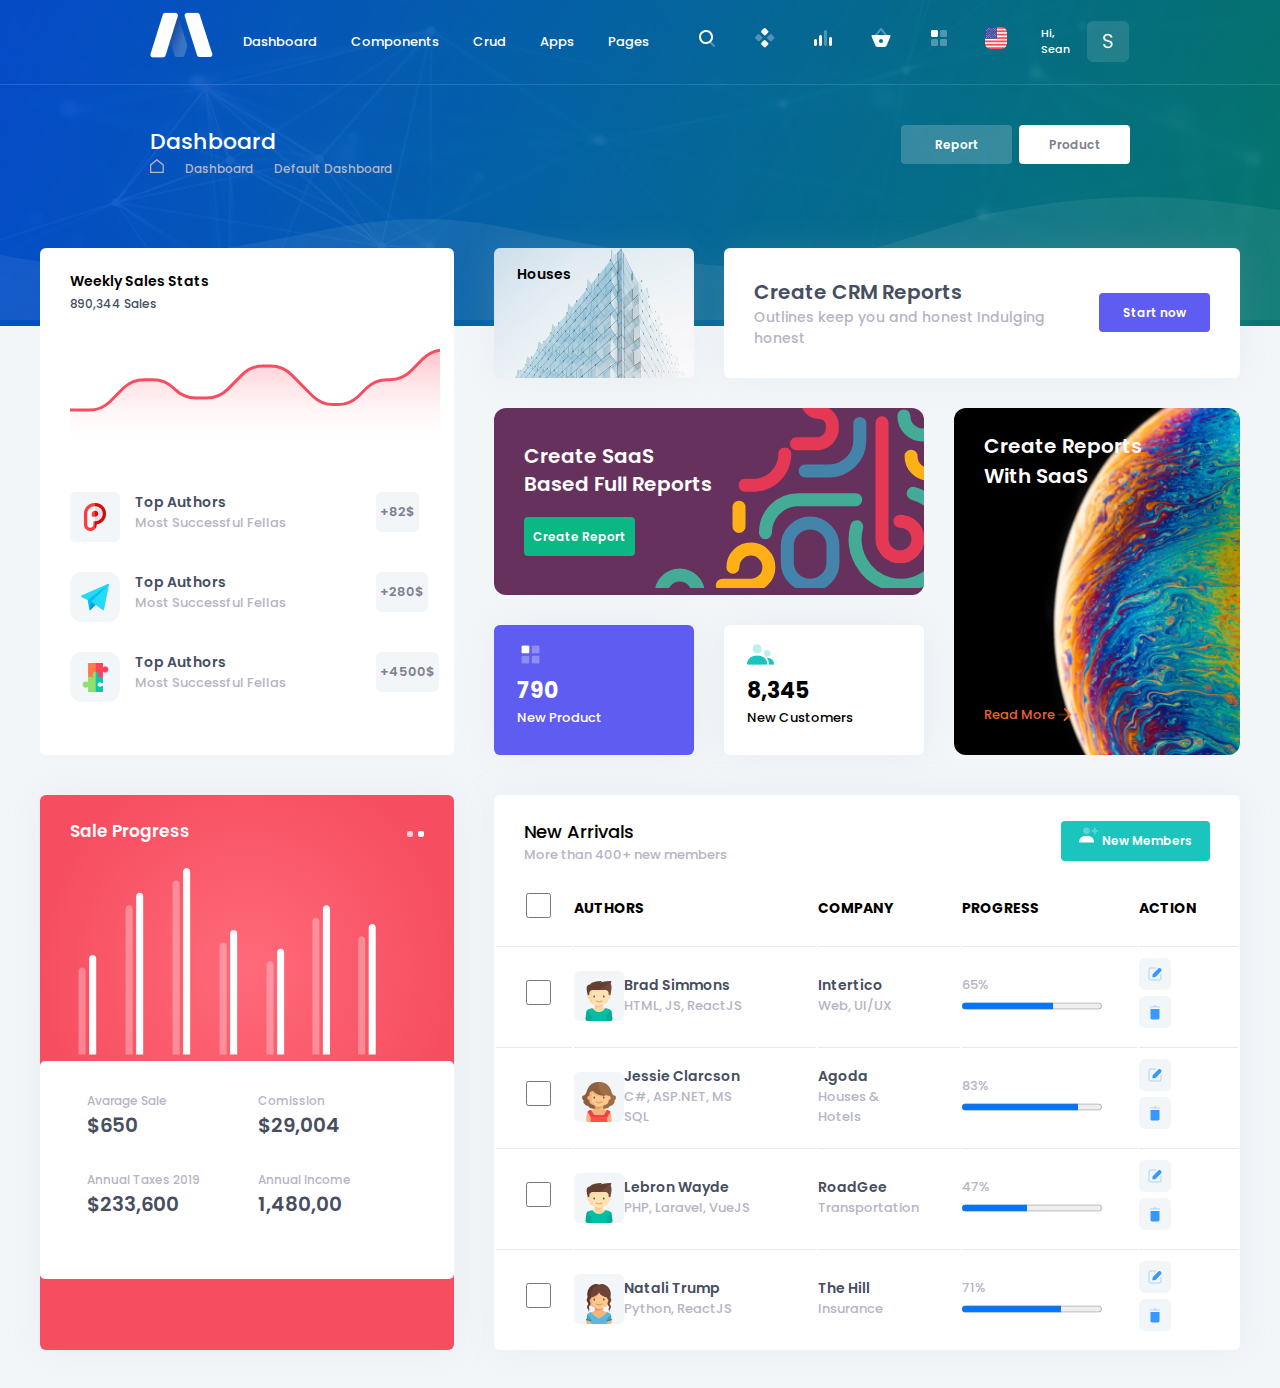
<file: demo2rework/index.html>
<!DOCTYPE html>
<html lang="en">
<head>
    <meta charset="UTF-8">
    <meta http-equiv="X-UA-Compatible" content="IE=edge">
    <meta name="viewport" content="width=device-width, initial-scale=1.0">
    <link rel="stylesheet" href="style.css">
    <link rel="stylesheet" href="assets/button.css">
    <link href='https://fonts.googleapis.com/css?family=Poppins' rel='stylesheet'>
    <title>Demo 2</title>
</head>
<body>
    <main class="main">
        <header class="header">
            <div class="navbar">
                <div class="navbar-left">
                    <a href=""><img src="assets/img/nav-bar/metronic-logo.png" alt=""></a>  
                    <ul class="navbar-menu">
                        <li><a href="">Dashboard</a> </li>
                        <li><a href="">Components</a> </li>
                        <li><a href="">Crud</a> </li>
                        <li><a href="">Apps</a> </li>
                        <li><a href="">Pages</a> </li>
                    </ul>
                </div>
                <div class="navbar-right">
                    <ul class="navbar-menu">
                        <li><a href=""><img src="assets/img/nav-bar/search-icon.png" alt=""></a> </li>
                        <li><a href=""><img src="assets/img/nav-bar/compiling.png" alt=""></a> </li>
                        <li><a href=""><img src="assets/img/nav-bar/equalizer.png" alt=""></a> </li>
                        <li><a href="">
                            <svg width="24" height="24" viewBox="0 0 24 24" fill="none" xmlns="http://www.w3.org/2000/svg">
                                <path opacity="0.3" d="M12 4.56205L7.76825 9.64018C7.41468 10.0645 6.78412 10.1218 6.35984 9.76822C5.93556 9.41466 5.87824 8.78409 6.2318 8.35982L11.2318 2.35982C11.6316 1.88006 12.3685 1.88006 12.7682 2.35982L17.7682 8.35982C18.1218 8.78409 18.0645 9.41466 17.6402 9.76822C17.2159 10.1218 16.5854 10.0645 16.2318 9.64018L12 4.56205Z" fill="white"/>
                                <path fill-rule="evenodd" clip-rule="evenodd" d="M3.50002 9H20.5C21.0523 9 21.5 9.44772 21.5 10C21.5 10.132 21.4739 10.2627 21.4231 10.3846L17.7692 19.1538C17.3034 20.2718 16.2111 21 15 21H9.00002C7.78891 21 6.69659 20.2718 6.23079 19.1538L2.57694 10.3846C2.36452 9.87481 2.6056 9.28934 3.1154 9.07692C3.23727 9.02614 3.36799 9 3.50002 9ZM12 17C13.1046 17 14 16.1046 14 15C14 13.8954 13.1046 13 12 13C10.8954 13 10 13.8954 10 15C10 16.1046 10.8954 17 12 17Z" fill="white"/>
                            </svg>                                
                        </a> </li>
                        <li><a href=""><img src="assets/img/nav-bar/layout-4-blocks.png" alt=""></a> </li>
                        <li><a href=""><img src="assets/img/nav-bar/flag-container.png" alt=""></a> </li>
                        <li><a href=""><div class="welcome-text"> Hi, <br> Sean</div></a></li>
                        <li><img src="assets/img/nav-bar/initial-icon.png" alt=""></li>
                    </ul>
                </div>
            </div>
            <div class="sub-header">
                <div>
                    <span class="text-title">Dashboard</span>  <br>
                    <svg width="14" height="14" viewBox="0 0 14 14" fill="none" xmlns="http://www.w3.org/2000/svg">
                        <path d="M6.90584 0L0 5.52465V14H13.8116V5.52465L6.90584 0ZM12.5561 12.7444H1.25561V6.15244L6.90584 1.63227L12.5561 6.15244V12.7444Z" fill="#B5B5C3"/>
                    </svg>
                    <li><a href="">Dashboard</a></li> 
                    <li><a href="">Default Dashboard</a></li> 
                </div>
                <div class="sub-header-btn">
                    <a href=""><div class="default-btn trans-btn"><span class="text-btn">Report</span></div></a>
                    <a href=""><div class="default-btn white-btn"><span class="text-btn text-white-btn">Product</span></div></a>
                </div>
            </div>
            <div class="wave-vector">
                <img src="assets/img/vector27.png" alt="">
            </div>  
        </header>
        <section class="first-section">
            <div class="sale-graph">
                <p class="small-text-tilte m-l-30px m-t-23">Weekly Sales Stats</p>
                <p class="small-text-subtitle m-l-30px">890,344 Sales</p>
                <div class="vector m-l-30px">
                    <svg width="370" height="104" viewBox="0 0 370 104" fill="none" xmlns="http://www.w3.org/2000/svg">
                        <path d="M19.0568 62.0852H-4V104H376V2H374.205C366.2 2 358.527 5.19892 352.894 10.8851L341.121 22.7673C335.487 28.4535 327.814 31.6525 319.81 31.6525H317.379C309.374 31.6525 301.701 34.8514 296.068 40.5376L288.934 47.7378C283.3 53.424 275.627 56.623 267.622 56.623H263.645C255.641 56.623 247.968 53.424 242.334 47.7378L221.67 26.8818C216.036 21.1956 208.364 17.9967 200.359 17.9967H193.289C185.284 17.9967 177.612 21.1956 171.978 26.8819L157.886 41.105C152.252 46.7912 144.579 49.9902 136.575 49.9902H126.026C118.021 49.9902 110.348 46.7912 104.714 41.105L104.152 40.5376C98.5184 34.8514 90.8457 31.6525 82.8412 31.6525H74.225C66.2204 31.6525 58.5477 34.8514 52.9139 40.5376L40.3679 53.2001C34.7341 58.8863 27.0614 62.0852 19.0568 62.0852Z" fill="url(#paint0_linear_436_12556)"/>
                        <path d="M376 104V2H374.205C366.2 2 358.527 5.19892 352.894 10.8851L341.121 22.7673C335.487 28.4535 327.814 31.6525 319.81 31.6525H317.379C309.374 31.6525 301.701 34.8514 296.067 40.5376L288.934 47.7378C283.3 53.424 275.627 56.6229 267.622 56.6229H263.645C255.641 56.6229 247.968 53.424 242.334 47.7378L221.67 26.8818C216.036 21.1956 208.364 17.9967 200.359 17.9967H193.289C185.284 17.9967 177.612 21.1956 171.978 26.8819L157.886 41.105C152.252 46.7912 144.579 49.9902 136.575 49.9902H126.026C118.021 49.9902 110.348 46.7912 104.714 41.105L104.152 40.5376C98.5184 34.8514 90.8458 31.6525 82.8412 31.6525H74.225C66.2204 31.6525 58.5477 34.8514 52.9139 40.5376L40.3679 53.2001C34.7341 58.8863 27.0614 62.0852 19.0568 62.0852H-4V104" stroke="#F64E60" stroke-width="3"/>
                        <defs>
                        <linearGradient id="paint0_linear_436_12556" x1="186" y1="2" x2="186" y2="104" gradientUnits="userSpaceOnUse">
                        <stop stop-color="#FFC3C9"/>
                        <stop offset="1" stop-color="white" stop-opacity="0"/>
                        </linearGradient>
                        </defs>
                    </svg>                        
                </div>
                <div class="top-author m-l-30px ">
                    <div class="author-list first-author ">
                        <img src="assets/img/pLogo.png" alt="">
                        <div class="m-l-15">
                            <p class="default-text">Top Authors</p>
                            <p class="default-subtext">Most Successful Fellas</p>
                        </div>
                        <div class="resize-box">
                            <div>+82$</div>
                        </div>
                    </div>
                    <div class="author-list second-author">
                        <img src="assets/img/paperPlane.png" alt="">
                        <div class="m-l-15">
                            <p class="default-text">Top Authors</p>
                            <p class="default-subtext">Most Successful Fellas</p>
                        </div>
                        <div class="resize-box">
                            <div>+280$</div>
                        </div>
                    </div>
                    <div class="author-list third-author m-b-40">
                        <img src="assets/img/puzzleLogo.png" alt="">
                        <div class="m-l-15">
                            <p class="default-text">Top Authors</p>
                            <p class="default-subtext">Most Successful Fellas</p>
                        </div>
                        <div class="resize-box">
                            <div>+4500$</div>
                        </div>
                    </div>
                </div>
            </div>
            <div class="right-banner">
                <div class="first-col-banner">
                    <div class="widget widget-no1">
                        <p class="small-text-tilte houses-title">Houses</p>
                    </div>
                    <div class="widget widget-no2">
                        <div class="widget-no2-text">
                            <p class="default-text">Create CRM Reports</p>
                            <p class="default-subtext">Outlines keep you and honest Indulging honest</p>
                        </div>
                        <a href=""><div class="default-btn trans-btn purpul-btn"><span class="text-btn">Start now</span></div></a>
                    </div>
                </div>
                <div class="second-col-banner">
                    <div class="left-aside-second-banner">
                        <div class="upper-banner">
                            <div class="left-aside-text">
                                Create SaaS <br>
                                Based Full Reports
                                <a href=""><div class="default-btn trans-btn green-btn"><span class="text-btn">Create Report</span></div></a>
                            </div>
                            <div class="vignette">
                                <img src="assets/img/Taieri.svg" alt="">
                            </div>
                        </div>
                        <div class="bottom-box">
                            <div class="widget widget-no3">
                                <p class="small-text-tilte houses-title">
                                    <img src="assets/img/layout-4-blocks.png" alt=""><br>
                                    <span class="widget-font-bold cl-white">790</span> <br>
                                    <span class="widget-font cl-white">New Product</span>
                                </p>
                            </div>
                            <div class="widget widget-no4">
                                <p class="small-text-tilte houses-title">
                                    <img src="assets/img/group.png" alt=""><br>
                                    <span class="widget-font-bold">8,345</span> <br>
                                    <span class="widget-font">New Customers</span>
                                </p>
                            </div>
                        </div>
                    </div>
                    <div class="right-aside-second-banner ">
                        <p class="right-aside-text m-l-30px m-t-23">
                            Create Reports <br> With SaaS
                        </p>
                        <p class="right-aside-subtext m-l-30px m-b-30 " >
                            <a href="">
                                Read More
                                <img src="assets/img/Arrow-right.png" alt="">
                            </a> 
                        </p>
                    </div>
                </div>
            </div>
        </section>
        <section class="second-section">
            <div class="sale-graph-2 widget-box   ">
                <div class="sale-graph-2-text">
                    <div>Sale Progress</div>
                    <div>
                        <svg width="17" height="6" viewBox="0 0 17 6" fill="none" xmlns="http://www.w3.org/2000/svg">
                            <rect x="11" width="6" height="6" rx="2" fill="white"/>
                            <rect width="6" height="6" rx="2" fill="white" fill-opacity="0.7"/>
                        </svg>                            
                    </div>
                </div>
                <div class="chart">
                    <svg width="298" height="188" viewBox="0 0 298 188" fill="none" xmlns="http://www.w3.org/2000/svg">
                        <path d="M0.587158 103.916C0.587158 101.97 2.16482 100.392 4.11097 100.392C6.05712 100.392 7.63478 101.97 7.63478 103.916V187.381H0.587158V103.916Z" fill="white" fill-opacity="0.3"/>
                        <path d="M11.1587 91.4889C11.1587 89.5428 12.7364 87.9651 14.6825 87.9651C16.6287 87.9651 18.2063 89.5428 18.2063 91.4889V187.381H11.1587V91.4889Z" fill="white"/>
                        <path d="M47.5715 41.781C47.5715 39.8349 49.1492 38.2572 51.0953 38.2572C53.0415 38.2572 54.6192 39.8349 54.6192 41.781V187.381H47.5715V41.781Z" fill="white" fill-opacity="0.3"/>
                        <path d="M58.1426 29.3538C58.1426 27.4076 59.7202 25.83 61.6664 25.83C63.6125 25.83 65.1902 27.4076 65.1902 29.3538V187.381H58.1426V29.3538Z" fill="white"/>
                        <path d="M94.5554 16.9269C94.5554 14.9807 96.1331 13.4031 98.0792 13.4031C100.025 13.4031 101.603 14.9807 101.603 16.9269V187.381H94.5554V16.9269Z" fill="white" fill-opacity="0.3"/>
                        <path d="M105.127 4.50002C105.127 2.55387 106.705 0.976196 108.651 0.976196C110.597 0.976196 112.175 2.55386 112.175 4.50001V187.381H105.127V4.50002Z" fill="white"/>
                        <path d="M141.54 79.062C141.54 77.1159 143.117 75.5382 145.063 75.5382C147.009 75.5382 148.587 77.1159 148.587 79.062V187.381H141.54V79.062Z" fill="white" fill-opacity="0.3"/>
                        <path d="M152.111 66.6348C152.111 64.6886 153.689 63.111 155.635 63.111C157.581 63.111 159.159 64.6886 159.159 66.6348V187.381H152.111V66.6348Z" fill="white"/>
                        <path d="M188.524 97.7022C188.524 95.7561 190.101 94.1784 192.047 94.1784C193.994 94.1784 195.571 95.7561 195.571 97.7022V187.381H188.524V97.7022Z" fill="white" fill-opacity="0.3"/>
                        <path d="M199.095 85.2753C199.095 83.3291 200.673 81.7515 202.619 81.7515C204.565 81.7515 206.143 83.3291 206.143 85.2753V187.381H199.095V85.2753Z" fill="white"/>
                        <path d="M234.333 54.2079C234.333 52.2617 235.911 50.6841 237.857 50.6841C239.803 50.6841 241.381 52.2617 241.381 54.2079V187.381H234.333V54.2079Z" fill="white" fill-opacity="0.3"/>
                        <path d="M244.905 41.781C244.905 39.8349 246.482 38.2572 248.429 38.2572C250.375 38.2572 251.952 39.8349 251.952 41.781V187.381H244.905V41.781Z" fill="white"/>
                        <path d="M280.143 72.8484C280.143 70.9023 281.72 69.3246 283.667 69.3246C285.613 69.3246 287.19 70.9023 287.19 72.8484V187.381H280.143V72.8484Z" fill="white" fill-opacity="0.3"/>
                        <path d="M290.714 60.4212C290.714 58.4751 292.292 56.8974 294.238 56.8974C296.184 56.8974 297.762 58.4751 297.762 60.4212V187.381H290.714V60.4212Z" fill="white"/>
                    </svg>                        
                </div>
                <div class="sale-info">
                    <div class="flex-row">
                        <div class="box-info">
                            <p class="blur-font">Avarage Sale</p>
                            <p class="cash-font"> $650</p>
                        </div>
                        <div class="box-info">
                            <p class="blur-font">Comission</p> 
                            <p class="cash-font">$29,004</p> 
                        </div>
                    </div>
                    <div class="flex-row">
                        <div class="box-info">
                            <p class="blur-font">Annual Taxes 2019</p>  
                            <p class="cash-font">$233,600</p> 
                        </div>
                        <div class="box-info">
                            <p class="blur-font">Annual Income</p> 
                            <p class="cash-font">1,480,00</p> 
                        </div>
                    </div>
                    
                </div>
            </div>
            <div class="new-arrival widget-box">
                <div class="table-title">
                    <div class="table-text">
                        <div>
                            New Arrivals <br>
                            <span class="default-subtext">More than 400+ new members</span>
                        </div>
                        <a href=""><div class="default-btn green-icon-btn"><span class="text-btn">
                            <img src="assets/img/add-user.png" alt="">
                            <span>New Members</span>
                        </span></div></a>
                    </div>
                </div>
                <div class="main-table">
                    <table>
                        <tr>
                            <th class="checkbox p-r-21">
                                <label>
                                    <input type="checkbox">
                                </label>
                            </th>
                            <th>AUTHORS</th>
                            <th>COMPANY</th>
                            <th>PROGRESS</th>
                            <th>ACTION</th>
                        </tr>
                        <tr>
                            <td class="checkbox p-r-21">
                                <label>
                                    <input type="checkbox">
                                </label>
                            </td>
                            <td class="p-r-65">
                                <div class="author">
                                    <img src="assets/img/author/author-1.png" alt="">
                                    <div class="author-info">
                                        <p class="default-text">Brad Simmons</p>
                                        <p class="default-subtext">HTML, JS, ReactJS</p>
                                    </div>
                                </div>
                            </td>
                            <td class="p-r-45">
                                <div class="company-info">
                                    <p class="default-text">Intertico</p>
                                    <p class="default-subtext">Web, UI/UX</p>
                                </div>
                            </td>
                            <td class="p-r-45">
                                <p class="default-subtext">65%</p>
                                <progress id="file" value="65" max="100"></progress>
                            </td>
                            <td class="p-r-45">
                                <a href=""><img src="assets/img/button-Edit.png" alt=""></a>
                                <a href=""><img src="assets/img/button-Trash.png" alt=""></a>
                            </td>
                        </tr>
                        <tr>
                            <td class="checkbox p-r-21">
                                <label>
                                    <input type="checkbox">
                                </label>
                            </td>
                            <td class="p-r-65">
                                <div class="author">
                                    <img src="assets/img/author/author-2.png" alt="">
                                    <div class="author-info">
                                        <p class="default-text">Jessie Clarcson</p>
                                        <p class="default-subtext">C#, ASP.NET, MS SQL</p>
                                    </div>
                                </div>
                            </td>
                            <td class="p-r-45">
                                <div class="company-info">
                                    <p class="default-text">Agoda</p>
                                    <p class="default-subtext">Houses & Hotels</p>
                                </div>
                            </td>
                            <td class="p-r-45">
                                <p class="default-subtext">83%</p>
                                <progress id="file" value="83" max="100"></progress>
                            </td>
                            <td class="p-r-45">
                                <a href=""><img src="assets/img/button-Edit.png" alt=""></a>
                                <a href=""><img src="assets/img/button-Trash.png" alt=""></a>
                            </td>
                        </tr>
                        <tr>
                            <td class="checkbox p-r-21">
                                <label>
                                    <input type="checkbox">
                                </label>
                            </td>
                            <td class="p-r-65">
                                <div class="author">
                                    <img src="assets/img/author/author-1.png" alt="">
                                    <div class="author-info">
                                        <p class="default-text">Lebron Wayde</p>
                                        <p class="default-subtext">PHP, Laravel, VueJS</p>
                                    </div>
                                </div>
                            </td>
                            <td class="p-r-45">
                                <div class="company-info">
                                    <p class="default-text">RoadGee</p>
                                    <p class="default-subtext">Transportation</p>
                                </div>
                            </td>
                            <td class="p-r-45">
                                <p class="default-subtext">47%</p>
                                <progress id="file" value="47" max="100"></progress>
                            </td>
                            <td class="p-r-45">
                                <a href=""><img src="assets/img/button-Edit.png" alt=""></a>
                                <a href=""><img src="assets/img/button-Trash.png" alt=""></a>
                            </td>
                        </tr>
                        <tr>
                            <td class="checkbox p-r-21">
                                <label>
                                    <input type="checkbox">
                                </label>
                            </td>
                            <td class="p-r-65">
                                <div class="author">
                                    <img src="assets/img/author/author-3.png" alt="">
                                    <div class="author-info">
                                        <p class="default-text">Natali Trump</p>
                                        <p class="default-subtext">Python, ReactJS</p>
                                    </div>
                                </div>
                            </td>
                            <td class="p-r-45">
                                <div class="company-info">
                                    <p class="default-text">The Hill </p>
                                    <p class="default-subtext">Insurance</p>
                                </div>
                            </td>
                            <td class="p-r-45">
                                <p class="default-subtext">71%</p>
                                <progress id="file" value="71" max="100"></progress>
                            </td>
                            <td class="p-r-45">
                                <a href=""><img src="assets/img/button-Edit.png" alt=""></a>
                                <a href=""><img src="assets/img/button-Trash.png" alt=""></a>
                            </td>
                        </tr>
                    </table>
                </div>
            </div>
        </section>
    </main>
</body>
</html>
</file>
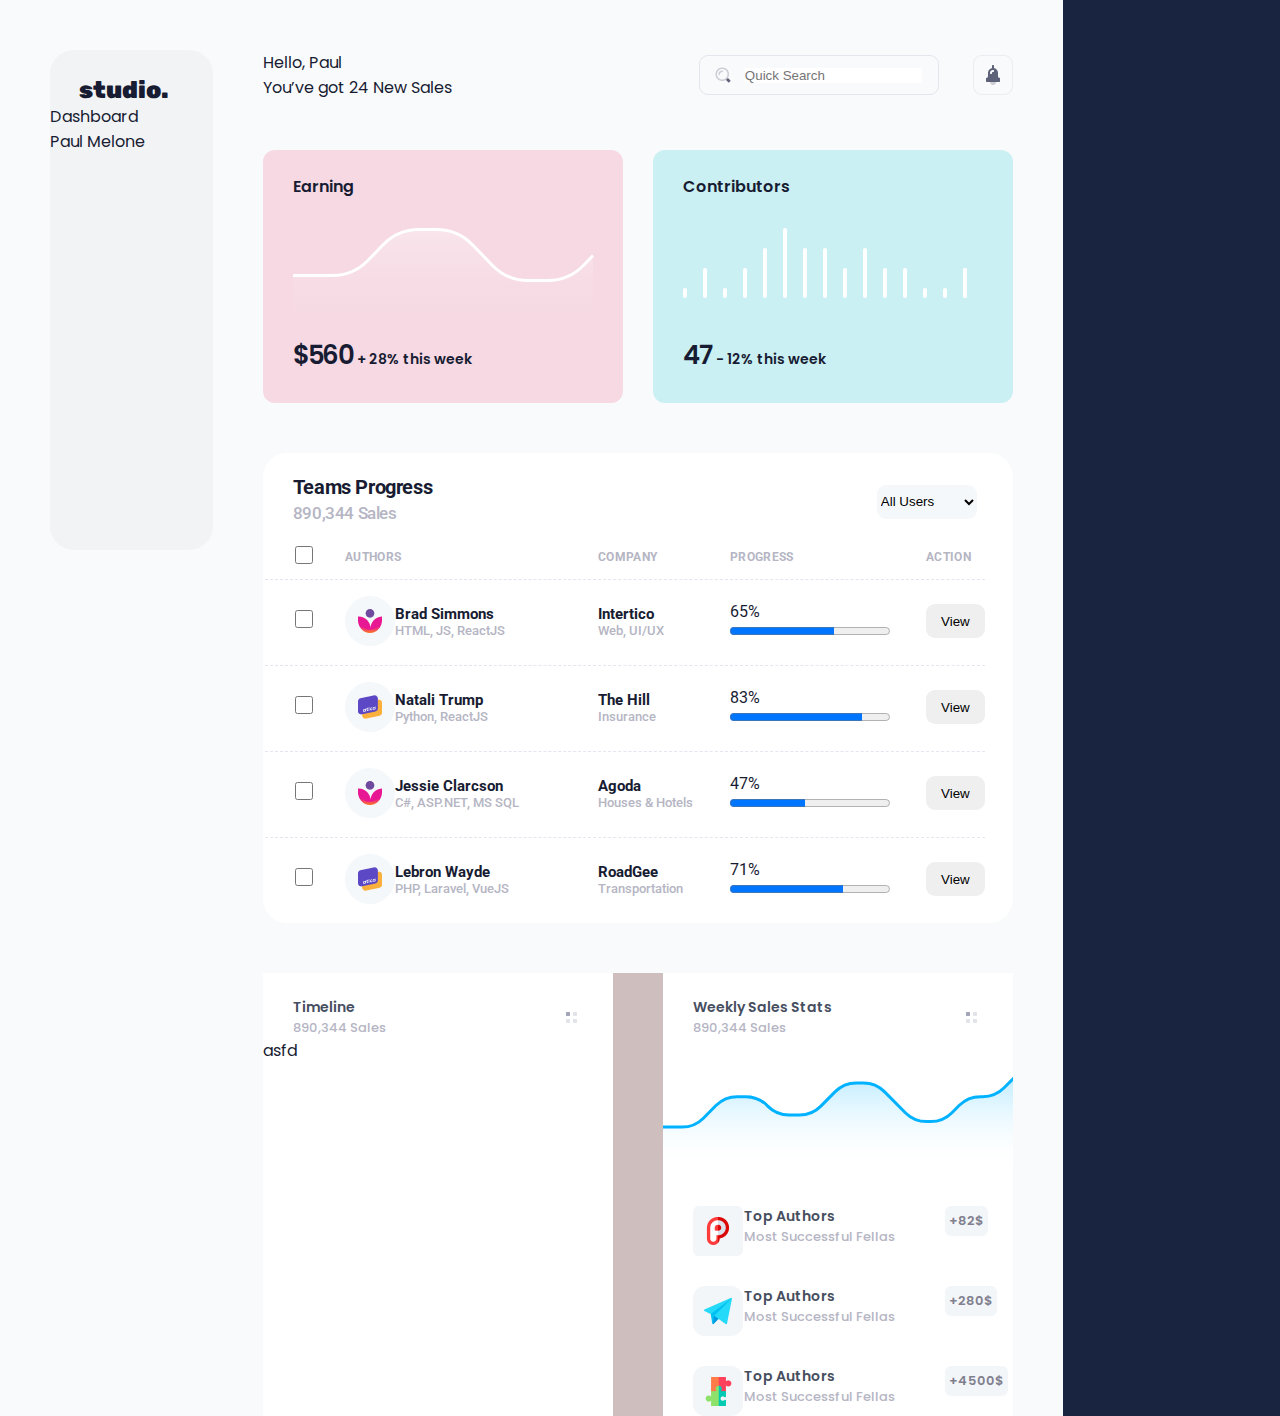
<file: demo3rework/index.html>
<!DOCTYPE html>
<html lang="en">
<head>
    <meta charset="UTF-8">
    <meta http-equiv="X-UA-Compatible" content="IE=edge">
    <meta name="viewport" content="width=device-width, initial-scale=1.0">
    <link rel="stylesheet" href="style.css">
    <link href='https://fonts.googleapis.com/css?family=Poppins' rel='stylesheet'>
    <link href='https://fonts.googleapis.com/css?family=Rubik' rel='stylesheet'>
    <link href='https://fonts.googleapis.com/css?family=Roboto' rel='stylesheet'>
    <title>Demo 3</title>
</head>
<body>
    <main class="main bd-rad-24">
        <section class="left-side-bar m-t-50 bd-rad-24">
            <div class="left-title"><b  >studio.</b   ></div>
            <div>Dashboard</div>
            <div>Paul Melone</div>
        </section>
        <section class="main-content m-t-50">
            <div class="welcome-notif">
                <div>
                    <p>Hello, Paul</p>
                    <p>You’ve got 24 New Sales</p>
                </div>
                <div class="search-side">
                    <div class="search-input">
                        <img src="assets/img/gen004.png" alt="">
                        <input type="text" placeholder="Quick Search">
                    </div>
                    <img src="assets/img/notification.png" alt="">
                </div>
            </div>
            <div class="banner">
                <div class="left-banner bd-rad-12">
                    <p class="m-l-30 m-t-23 card-title">Earning</p>
                    <svg class="m-l-30 m-t-27 m-b-14-5" width="302" height="91" viewBox="0 0 302 91" fill="none" xmlns="http://www.w3.org/2000/svg">
                        <path d="M39.1703 47.5H0V90.5H300V27.5L290.587 37.2421C281.166 46.9933 268.188 52.5 254.629 52.5H235.226C221.667 52.5 208.689 46.9933 199.268 37.2421L179.476 16.7579C170.055 7.00672 157.077 1.5 143.518 1.5H126.047C112.488 1.5 99.5104 7.00672 90.089 16.7579L75.1284 32.2421C65.707 41.9933 52.7293 47.5 39.1703 47.5Z" fill="url(#paint0_linear_436_11341)"/>
                        <path d="M0 47.5H39.1703C52.7293 47.5 65.707 41.9933 75.1284 32.2421L90.089 16.7579C99.5104 7.00672 112.488 1.5 126.047 1.5H143.518C157.077 1.5 170.055 7.00673 179.476 16.7579L199.268 37.2421C208.689 46.9933 221.667 52.5 235.226 52.5H254.629C268.188 52.5 281.166 46.9933 290.587 37.2421L300 27.5" stroke="white" stroke-width="3"/>
                        <defs>
                        <linearGradient id="paint0_linear_436_11341" x1="150" y1="1.5" x2="150" y2="108" gradientUnits="userSpaceOnUse">
                        <stop stop-color="#F9E5EC"/>
                        <stop offset="1" stop-color="#F6D9E3" stop-opacity="0"/>
                        </linearGradient>
                        </defs>
                    </svg>   
                    <div class="m-l-30 m-b-30">
                        <span class="big-num">$560</span>
                        <span class="big-sub-num">+ 28% this week</span>
                    </div>                  
                </div>
                <div class="right-banner bd-rad-12">
                    <p class="m-l-30 m-t-23 card-title">Contributors</p>
                    <svg class="m-l-30 m-t-27 m-b-36" width="284" height="70" viewBox="0 0 284 70" fill="none" xmlns="http://www.w3.org/2000/svg">
                        <rect x="100" width="4" height="70" rx="2" fill="white"/>
                        <rect x="80" y="20" width="4" height="50" rx="2" fill="white"/>
                        <rect x="120" y="20" width="4" height="50" rx="2" fill="white"/>
                        <rect x="140" y="20" width="4" height="50" rx="2" fill="white"/>
                        <rect x="180" y="20" width="4" height="50" rx="2" fill="white"/>
                        <rect x="60" y="40" width="4" height="30" rx="2" fill="white"/>
                        <rect x="20" y="40" width="4" height="30" rx="2" fill="white"/>
                        <rect x="40" y="60" width="4" height="10" rx="2" fill="white"/>
                        <rect x="160" y="40" width="4" height="30" rx="2" fill="white"/>
                        <rect x="200" y="40" width="4" height="30" rx="2" fill="white"/>
                        <rect x="220" y="40" width="4" height="30" rx="2" fill="white"/>
                        <rect x="280" y="40" width="4" height="30" rx="2" fill="white"/>
                        <rect x="280" y="40" width="4" height="30" rx="2" fill="white"/>
                        <rect x="240" y="60" width="4" height="10" rx="2" fill="white"/>
                        <rect x="260" y="60" width="4" height="10" rx="2" fill="white"/>
                        <rect y="60" width="4" height="10" rx="2" fill="white"/>
                    </svg>                        
                    <div class="m-l-30 m-b-30">
                        <span class="big-num">47</span>
                        <span class="big-sub-num">- 12% this week</span>
                    </div>                  
                </div>
            </div>
            <div class="main-table bd-rad-24">
                <div class="team-progress m-l-30 m-t-23 m-r-36">
                    <div>
                        <p>Teams Progress</p>
                        <p class="sub-text-team-progress">890,344 Sales</p>
                    </div>
                    <div class="select-user">
                        <select>
                            <option value="">All Users</option>
                            <option value="">Brad Simmons</option>
                            <option value="">Jessie Clarcson</option>
                            <option value="">Lebron Wayde</option>
                            <option value="">Natali Trump</option>
                          </select>
                    </div>
                </div>
                <div>
                    <table class="table">
                        <tr>
                            <th class="checkbox p-l-30">
                                <input type="checkbox">
                            </th>
                            <th>AUTHORS</th>
                            <th>COMPANY</th>
                            <th>PROGRESS</th>
                            <th>ACTION</th>
                        </tr>
                        <tr>
                            <td class="checkbox p-l-30">
                                <input type="checkbox">
                            </td>
                            <td class="author">
                                <img src="assets/img/avatar/01.png" alt="">
                                <div>
                                    <p class="author-name">Brad Simmons</p>
                                    <p class="author-skill">HTML, JS, ReactJS</p>
                                </div>
                            </td>
                            <td class="company">
                                <p class="author-name">Intertico</p>
                                <p class="author-skill">Web, UI/UX</p>
                            </td>
                            <td class="progress-td">
                                <p>65%</p>
                                <progress id="file" value="65" max="100"></progress>
                            </td>
                            <td class="view-btn">
                                <input type="button" name="View" id="" value="View">
                            </td>
                        </tr>
                        <tr>
                            <td class="checkbox p-l-30">
                                <input type="checkbox">
                            </td>
                            <td class="author">
                                <img src="assets/img/avatar/03.png" alt="">
                                <div>
                                    <p class="author-name">Natali Trump</p>
                                    <p class="author-skill">Python, ReactJS</p>
                                </div>
                            </td>
                            <td class="company">
                                <p class="author-name">The Hill </p>
                                <p class="author-skill">Insurance</p>
                            </td>
                            <td class="progress-td">
                                <p>83%</p>
                                <progress id="file" value="83" max="100"></progress>
                            </td>
                            <td class="view-btn">
                                <input type="button" name="View" id="" value="View">
                            </td>
                        </tr>
                        <tr>
                            <td class="checkbox p-l-30">
                                <input type="checkbox">
                            </td>
                            <td class="author">
                                <img src="assets/img/avatar/01.png" alt="">
                                <div>
                                    <p class="author-name">Jessie Clarcson</p>
                                    <p class="author-skill">C#, ASP.NET, MS SQL</p>
                                </div>
                            </td>
                            <td class="company">
                                <p class="author-name">Agoda</p>
                                <p class="author-skill">Houses & Hotels</p>
                            </td>
                            <td class="progress-td">
                                <p>47%</p>
                                <progress id="file" value="47" max="100"></progress>
                            </td>
                            <td class="view-btn">
                                <input type="button" name="View" id="" value="View">
                            </td>
                        </tr>
                        <tr>
                            <td class="checkbox p-l-30">
                                <input type="checkbox">
                            </td>
                            <td class="author">
                                <img src="assets/img/avatar/03.png" alt="">
                                <div>
                                    <p class="author-name">Lebron Wayde</p>
                                    <p class="author-skill">PHP, Laravel, VueJS</p>
                                </div>
                            </td>
                            <td class="company">
                                <p class="author-name">RoadGee</p>
                                <p class="author-skill">Transportation</p>
                            </td>
                            <td class="progress-td">
                                <p>71%</p>
                                <progress id="file" value="71" max="100"></progress>
                            </td>
                            <td class="view-btn">
                                <input type="button" name="View" id="" value="View">
                            </td>
                        </tr>
                    </table>
                </div>
            </div>
            <div class="timeline-and-stat">
                <div class="timeline">
                    <div class="timeline-t">
                        <div class="timeline-title m-l-30">
                            <p class="default-text">Timeline</p>
                            <p class="default-subtext">890,344 Sales</p>
                        </div>
                        <img class=" m-r-36" src="assets/img/dropdown.png" alt="">
                    </div>
                    <div>
                        asfd
                    </div>
                </div>
                <div class="stat">
                    <div class="timeline">
                        <div class="timeline-t">
                            <div class="timeline-title m-l-30">
                                <p class="default-text">Weekly Sales Stats</p>
                                <p class="default-subtext">890,344 Sales</p>
                            </div>
                            <img class=" m-r-36" src="assets/img/dropdown.png" alt="">
                        </div>
                        <svg class="m-t-27" width="350" height="104" viewBox="0 0 350 104" fill="none" xmlns="http://www.w3.org/2000/svg">
                            <path opacity="0.3" d="M19.0568 62.0852H-4V104H376V2H374.205C366.2 2 358.527 5.19892 352.894 10.8851L341.121 22.7673C335.487 28.4535 327.814 31.6525 319.81 31.6525H317.379C309.374 31.6525 301.701 34.8514 296.068 40.5376L288.934 47.7378C283.3 53.424 275.627 56.623 267.622 56.623H263.645C255.641 56.623 247.968 53.424 242.334 47.7378L221.67 26.8818C216.036 21.1956 208.364 17.9967 200.359 17.9967H193.289C185.284 17.9967 177.612 21.1956 171.978 26.8819L157.886 41.105C152.252 46.7912 144.579 49.9902 136.575 49.9902H126.026C118.021 49.9902 110.348 46.7912 104.714 41.105L104.152 40.5376C98.5184 34.8514 90.8457 31.6525 82.8412 31.6525H74.225C66.2204 31.6525 58.5477 34.8514 52.9139 40.5376L40.3679 53.2001C34.7341 58.8863 27.0614 62.0852 19.0568 62.0852Z" fill="url(#paint0_linear_436_11085)"/>
                            <path d="M376 104V2H374.205C366.2 2 358.527 5.19892 352.894 10.8851L341.121 22.7673C335.487 28.4535 327.814 31.6525 319.81 31.6525H317.379C309.374 31.6525 301.701 34.8514 296.067 40.5376L288.934 47.7378C283.3 53.424 275.627 56.6229 267.622 56.6229H263.645C255.641 56.6229 247.968 53.424 242.334 47.7378L221.67 26.8818C216.036 21.1956 208.364 17.9967 200.359 17.9967H193.289C185.284 17.9967 177.612 21.1956 171.978 26.8819L157.886 41.105C152.252 46.7912 144.579 49.9902 136.575 49.9902H126.026C118.021 49.9902 110.348 46.7912 104.714 41.105L104.152 40.5376C98.5184 34.8514 90.8458 31.6525 82.8412 31.6525H74.225C66.2204 31.6525 58.5477 34.8514 52.9139 40.5376L40.3679 53.2001C34.7341 58.8863 27.0614 62.0852 19.0568 62.0852H-4V104" stroke="#00B2FF" stroke-width="3"/>
                            <defs>
                            <linearGradient id="paint0_linear_436_11085" x1="186" y1="2" x2="186" y2="104" gradientUnits="userSpaceOnUse">
                            <stop stop-color="#00B2FF"/>
                            <stop offset="1" stop-color="white" stop-opacity="0"/>
                            </linearGradient>
                            </defs>
                        </svg>  
                        <div class="top-author m-l-30 ">
                            <div class="author-list first-author ">
                                <img src="assets/img/pLogo.png" alt="">
                                <div class="m-l-15">
                                    <p class="default-text">Top Authors</p>
                                    <p class="default-subtext">Most Successful Fellas</p>
                                </div>
                                <div class="resize-box">
                                    <div>+82$</div>
                                </div>
                            </div>
                            <div class="author-list second-author">
                                <img src="assets/img/paperPlane.png" alt="">
                                <div class="m-l-15">
                                    <p class="default-text">Top Authors</p>
                                    <p class="default-subtext">Most Successful Fellas</p>
                                </div>
                                <div class="resize-box">
                                    <div>+280$</div>
                                </div>
                            </div>
                            <div class="author-list third-author m-b-40">
                                <img src="assets/img/puzzleLogo.png" alt="">
                                <div class="m-l-15">
                                    <p class="default-text">Top Authors</p>
                                    <p class="default-subtext">Most Successful Fellas</p>
                                </div>
                                <div class="resize-box">
                                    <div>+4500$</div>
                                </div>
                            </div>
                        </div>                          
                    </div>
                </div>
            </div>
        </section>
        <section class="right-side-bar">

        </section>
    </main>
</body>
</html>
</file>
<file: demo2rework/style.css>
*{
    padding: 0;
    margin: 0;
}

.text-title {
    font-weight: 500;
    font-size: 22px;
    line-height: 33px;
    color: #fff;
}

.table-text {
    font-weight: 500;
    font-size: 18px;
    line-height: 21px;
}

.default-text {
    font-weight: 600;
    font-size: 14px;
    line-height: 21px;
    color: #464E5F;
}

.default-subtext {
    font-weight: 500;
    font-size: 13px;
    line-height: 20px;
    color: #B5B5C3;
}

.small-text-subtitle {
    font-weight: 500;
    font-size: 12px;
    line-height: 23px;
    color: #464E5F;
}

.small-text-title {
    font-weight: 600;
    font-size: 17px;
    line-height: 26px;
    color: #464E5F  ;
}

.widget-font {
    font-weight: 500;
    font-size: 13px;
    line-height: 20px;
}

.widget-font-bold {
    font-weight: 700;
    font-size: 22px;
    line-height: 33px;
}

.blur-font {
    font-weight: 500;
    font-size: 12px;
    line-height: 18px;
    color: #B5B5C3;
}

.cash-font {
    font-weight: 600;
    font-size: 20px;
    line-height: 30px;
    color: #464E5F;
}

.cl-white {
    color: white;
}

.m-l-30px {
    margin-left: 30px;
}

.m-l-15 {
    margin-left: 15px;
}

.m-r-30px {
    margin-right: 30px;
}

.m-t-23 {
    margin-top: 23px;
}

.m-b-40 {
    margin-bottom: 40px;
}

.m-b-30 {
    margin-bottom: 30px;
}

.p-r-100 {
    padding-right: 100px;
}

.p-r-45 {
    padding-right: 35px;
}

.p-r-21 {
    padding-right: 21px;
}

.p-r-65 {
    padding-right: 62px;
}

a {
    text-decoration: none;
    color: #fff;
}

.main {
    font-family: 'Poppins';
    font-style: normal;
    font-weight: 600;
    font-size: 14px;
    line-height: 21px;
    background: #F3F6F9;
}

.header {
    background-image: url(assets/img/background-header.png);
    background-size: cover;
    /* background-repeat: no-repeat; */
    /* max-width: 1500px; */
    width: 100%;
    display: flex;
    flex-direction: column;
    max-width: 1500px;
    margin: 0 auto; 
}

.navbar {
    display: flex; 
    justify-content: space-between;
    border-bottom: 1px solid rgba(255, 255, 255, 0.13);
}

.navbar-left {
    display: flex;
    margin-left: 137px  ;
}

.navbar-right {
    margin-top: 14px;
    margin-right: 149.83px;
}

.navbar-menu {
    display: flex;
}

.navbar-menu li {
    display: flex;
    text-align: center;
    align-items: center;
}

.navbar-menu li a {
    padding: 11px 17px;
    color: #fff;
    font-weight: 500;
    font-size: 13px;
    line-height: 20px;
}

.navbar-menu li a:hover {
    background: rgba(255, 255, 255, 0.1);
    border-radius: 6px;
}

.welcome-text {
    font-weight: 500;
    font-size: 11px;
    line-height: 16px;
    color: white;
    text-align: left;
}

.sub-header {
    display: flex;
    justify-content: space-between;
    margin-left: 150px;
    margin-right: 150px;
    margin-top: 39.5px;
}

.sub-header-btn {
    display: flex;
}

.sub-header li {
    display: inline-flex;
    margin-left: 18px;
    font-weight: 500;
    font-size: 12px;
    line-height: 18px;
}

.sub-header a {
    color: #B5B5C3;
}

.text-white-btn {
    color: #80808F !important;
}

.wave-vector {
    margin: 0 auto;
    margin-top: 18px;   
}

.first-section {
    display: flex;
    justify-content: space-between;
    margin: 0 auto;
    gap: 40px;
    max-width: 1200px;
    position: relative;
    top: -78px;
}

.sale-graph {
    flex: 31.1%; 
    background: white; 
    border-radius: 6px;
    position: relative;
}

.vector {
    position: relative;
    top: 33px;
}

.top-author {
    display: flex;
    flex-direction: column;
    position: relative;
    top: 37px;
}

.author-list {
    flex:1;
    display: flex;
    margin-top: 30px;
}

.author-list img {
    height: 50px;
    width: 50px;
}

.widget-box {
    background: #FFFFFF;
    box-shadow: 0px 0px 35px rgba(181, 181, 195, 0.15);
    border-radius: 6px;
}

.resize-box {
    background: #F3F6F9;
    border-radius: 6px;
    padding: 5px 4px;
    font-weight: 600;
    font-size: 13px;
    line-height: 20px;
    color: #80808F;
    max-height: 30px;
    margin-left: 90px;
    align-items: center;
    justify-self: right;
    display: flex;
}

.right-banner {
    flex: 58.8%;
    display: flex;
    flex-direction: column;
    gap: 30px;
}

.widget {
    box-shadow: 0px 0px 35px rgba(181, 181, 195, 0.15);
    border-radius: 6px;
    background: white;
    min-width: 200px;
    height: 130px;
}

.first-col-banner {
    display: flex;
    justify-content: space-between;
    gap: 30px;
}

.widget-no1 {
    flex: 25.3%;
    background-image: url("assets/img/house.png");
    background-size: 200px;
}

.houses-title {
    margin: 16px 23px;
}

.widget-no2 {
    flex: 70.8%;
    display: flex;
    justify-content: space-between;
    align-items: center;
    padding: 0 30px;
}

.second-col-banner {
    display: flex;
    justify-content: space-between;
    gap: 30px;
}

.left-aside-second-banner {
    display: flex;
    flex-direction: column;
    gap: 30px;
}

.upper-banner {
    flex: 54.4%;
    background: #66325d;
    font-weight: 600;
    font-size: 20px;
    line-height: 28px;
    color: white;
    border-radius: 12px;
    display: flex;
    max-width: 430px    ;
    /* background-image: url("assets/img/Taieri.svg"); */
}

.left-aside-text {
    min-width: 230px;
    position: relative;
    top: 34px;
    left: 30px;
}

.left-aside-text .default-btn{
    margin: 19px 0;
}

.vignette {
    position: relative;
    right: 230px;
}

.widget-no2-text .default-text {
    font-weight: 600;
    font-size: 20px;
    line-height: 30px;
}

.widget-no2-text .default-subtext{
    font-weight: 500;
    font-size: 14px;
    line-height: 21px;
}

.bottom-box {
    display: flex;
    justify-content: space-between;
    gap: 30px;
}

.widget-no3 {
    background: #5F5CF1;
}

.widget img {
    height: 27px;
}

.right-aside-second-banner {
    flex: 41.7%;
    background-image: url("assets/img/daniel-olah-1079449-unsplash\ 1.png");
    background-repeat: none;
    background-size: cover;
    border-radius: 12px;
    display: flex;
    justify-content: space-between;
    flex-direction: column;
}

.right-aside-text {
    font-weight: 600;
    font-size: 20px;
    line-height: 30px;
    color: white;
}

.right-aside-subtext a{
    font-weight: 500;
    font-size: 13px;
    line-height: 20px;
    color: #EF6327;
}

.right-aside-subtext img {
    position: relative;
    top: 5px;
}

.second-section {
    display: flex;
    justify-content: space-between;
    margin: 0 auto;
    gap: 40px;
    max-width: 1200px;
    position: relative;
    top: -38px;
}

.sale-graph-2 {
    flex: 31.1%;
    background: green;
    min-height: 470px;
    background: radial-gradient(50% 38.76% at 50% 31.25%, #FF6A7A 0%, #F64E60 100%);
    display: flex;
    flex-direction: column;
}

.sale-graph-2-text {
    display: flex;
    justify-content: space-between;
    color: white;
    font-weight: 600;
    font-size: 17px;
    line-height: 26px;
    padding: 23px 30px;
}

.chart {
    margin: 0 37.59px;
}

.sale-info {
    background: white;
    border-radius: 5px;
    min-height: 218.81px;
}

.box-info {
    padding-top: 31px;
    padding-left: 47px;
    display: flex;
    flex-direction: column;
    min-width: 124px;
}

.flex-row {
    display: flex;
}

.new-arrival {
    flex: 58.8%;
    display: flex;
    flex-direction: column;
}

.table-title {
    flex :15.11%
}

.table-text {
    display: flex;
    justify-content: space-between;
    margin: 26px 30px;
}

.main-table {
    flex: 84.89%
}

.author {
    display: flex;
    align-items: center;
}

.main-table th {
    text-align: left;
    padding-bottom: 20px;
}

.main-table td {
    padding-top: 11px;
    padding-bottom: 11px;
    border-top: 1px solid #E5EAEE;
}

.checkbox input {
    height: 25px;
    width: 25px;
    margin-left: 30px;
    cursor: pointer;
}
</file>
<file: demo2rework/assets/button.css>
.default-btn {
    display: flex;
    border-radius: 4px;
    height: 39px;
    width: 111px;
    margin-left: 7px;
    cursor: pointer;
}

.text-btn {
    font-weight: 600;
    font-size: 12px;
    line-height: 39px;
    margin: auto;
    color: white;
    align-items: center;
}

.trans-btn {
    background: rgba(255, 255, 255, 0.2);
}

.white-btn {
    background: white;
    color: #80808F !important;
}

.purpul-btn {
    background: #5F5CF1;
}

.green-btn {
    background: #0BB783;
}

.green-icon-btn {
    background: #1BC5BD;
    width: 149px;
    height: 40px;
}
</file>
<file: demo3rework/style.css>
* {
    padding: 0;
    margin: 0;
    box-sizing: border-box;
}

body {
    font-family: 'Poppins';
    color: #181C32;
    background: #F9FAFB;
}

.main {
    display: flex;
    margin: 0 auto;
    max-width: 1600px;
    gap: 50px;
    /* background: rgb(177, 173, 173); */
}

.default-text {
    font-weight: 600;
    font-size: 14px;
    line-height: 21px;
    color: #464E5F;
}

.default-subtext {
    font-weight: 500;
    font-size: 13px;
    line-height: 20px;
    color: #B5B5C3;
}

.p-l-30 {
    padding-left: 30px;
}

.m-t-50 {
    margin-top: 50px;
}

.m-l-15 {
    margin-left: 1px;
}

.m-l-30 {
    margin-left: 30px;
}

.m-r-36 {
    margin-right: 36px;
}

.m-t-23 {
    margin-top: 23px;
}
.m-t-27 {
    margin-top: 27px;
}

.m-b-30 {
    margin-bottom: 30px;
}

.m-b-14-5 {
    margin-bottom: 14.5px;
}

.m-b-36 {
    margin-bottom: 36px;
}

.bd-rad-12 {
    border-radius: 12px;
}

.bd-rad-24 {
    border-radius: 24px;
}

.big-num {
    font-weight: 600;
    font-size: 26px;
    line-height: 28px;
    letter-spacing: -0.05em;
}

.big-sub-num {
    font-weight: 600;
    font-size: 14px;
    line-height: 28px;
}

.card-title {
    font-weight: 600;
    font-size: 16px;
    line-height: 28px;
}

.left-side-bar {
    flex: 18.75%;
    margin-left: 50px;
    display: flex;
    flex-direction: column;
    height: 500px;
    background: #F2F3F5;
}

.left-title {
    font-family: 'Rubik';
    font-style: normal;
    font-weight: 700;
    font-size: 24px;
    line-height: 28px;
    text-align: left;
    margin-top: 26px;
    margin-left: 29px;
}

.main-content {
    flex: 45.875%;
    display: flex;
    flex-direction: column;
    gap: 50px;
}

.welcome-notif {
    display: flex;
    justify-content: space-between;
}

.search-side {
    display: flex;
    align-items: center;
    gap: 20px;
}

.search-input {
    display: flex;
    align-items: center;
    gap: 13px;
    height: 40px;
    width: 240px;
    border: 1px solid #E4E6EF;
    border-radius: 9px;
}

.search-side input {
    border: none;
    outline: none;
}

.search-side img {
    margin-left: 13.5px;
    cursor: pointer;
}

.banner {
    display: flex;
    justify-content: space-between;
}

.left-banner {
    min-width: 360px;
    background: #F6D9E3;
}

.right-banner {
    min-width: 360px;
    background: #CBF0F4;
}

.main-table {
    font-family: 'Roboto';
    font-style: normal;
    background: #fff;
}

.team-progress {
    display: flex;
    align-items: center ;
    justify-content: space-between;
    font-style: normal;
    font-weight: 700;
    font-size: 20px;
    line-height: 23px;
    letter-spacing: -0.02em;

}

.sub-text-team-progress {    
    font-style: normal;
    font-weight: 500;
    font-size: 17px;
    line-height: 28px;
    color: #B5B5C3;
}

.select-user select {   
    border: none;
    outline: none;
    background: #F5F8FA;
    width: 100px;
    height: 34px;
    display: flex;
    align-items: center;
    border-radius: 9px;
}
.author {
    display: flex;
    align-items: center;
    padding-right: 77px;
}

.author-name {
    font-weight: 700;
    font-size: 15px;
    line-height: 18px;
}

.author-skill {
    font-weight: 500;
    font-size: 13px;
    line-height: 15px;
    color: #B5B5C3;
}

.checkbox {
    padding-right: 30px;
}

.checkbox input {
    height: 18px;
    width: 18px;
}

.view-btn input{
    border: none;
    outline: none;
    width: 59px;
    height: 34px;
    border-radius: 9px;
    cursor: pointer;
}

.table td {
    padding-top: 16px;
    padding-bottom: 17px;
    border-top: 1px dashed #E4E6EF ;
}

.table th {
    text-align: left;
    font-weight: 700;
    font-size: 12px;
    line-height: 14px;
    letter-spacing: 0.03em;
    color: #B5B5C3; 
    padding-bottom: 10px; 
    padding-top: 17px;  
}

.company {
    padding-right: 35px;
}

.progress-td {
    padding-right: 34px;
}

.right-side-bar {
    flex: 25%;
    background: #192440;
}

.timeline-and-stat {
    display: flex;
    justify-content: space-between;
    gap: 50px;
    background: rgb(207, 190, 190);
}

.timeline {
    background: #fff;
}

.timeline-t {
    display: flex;
    justify-content: space-between;
    align-items: center;
    min-width: 350px;
    padding-top: 24px;
}

.top-author {
    display: flex;
    flex-direction: column;
    position: relative;
}

.author-list {
    flex:1;
    display: flex;
    margin-top: 30px;
}

.author-list img {
    height: 50px;
    width: 50px;
}

.resize-box {
    background: #F3F6F9;
    border-radius: 6px;
    padding: 5px 4px;
    font-weight: 600;
    font-size: 13px;
    line-height: 20px;
    color: #80808F;
    max-height: 30px;
    margin-left: 50px;
    align-items: center;
    justify-self: right;
    display: flex;
}

.stat {
    background: red;
    min-width: 350px;
}
</file>
